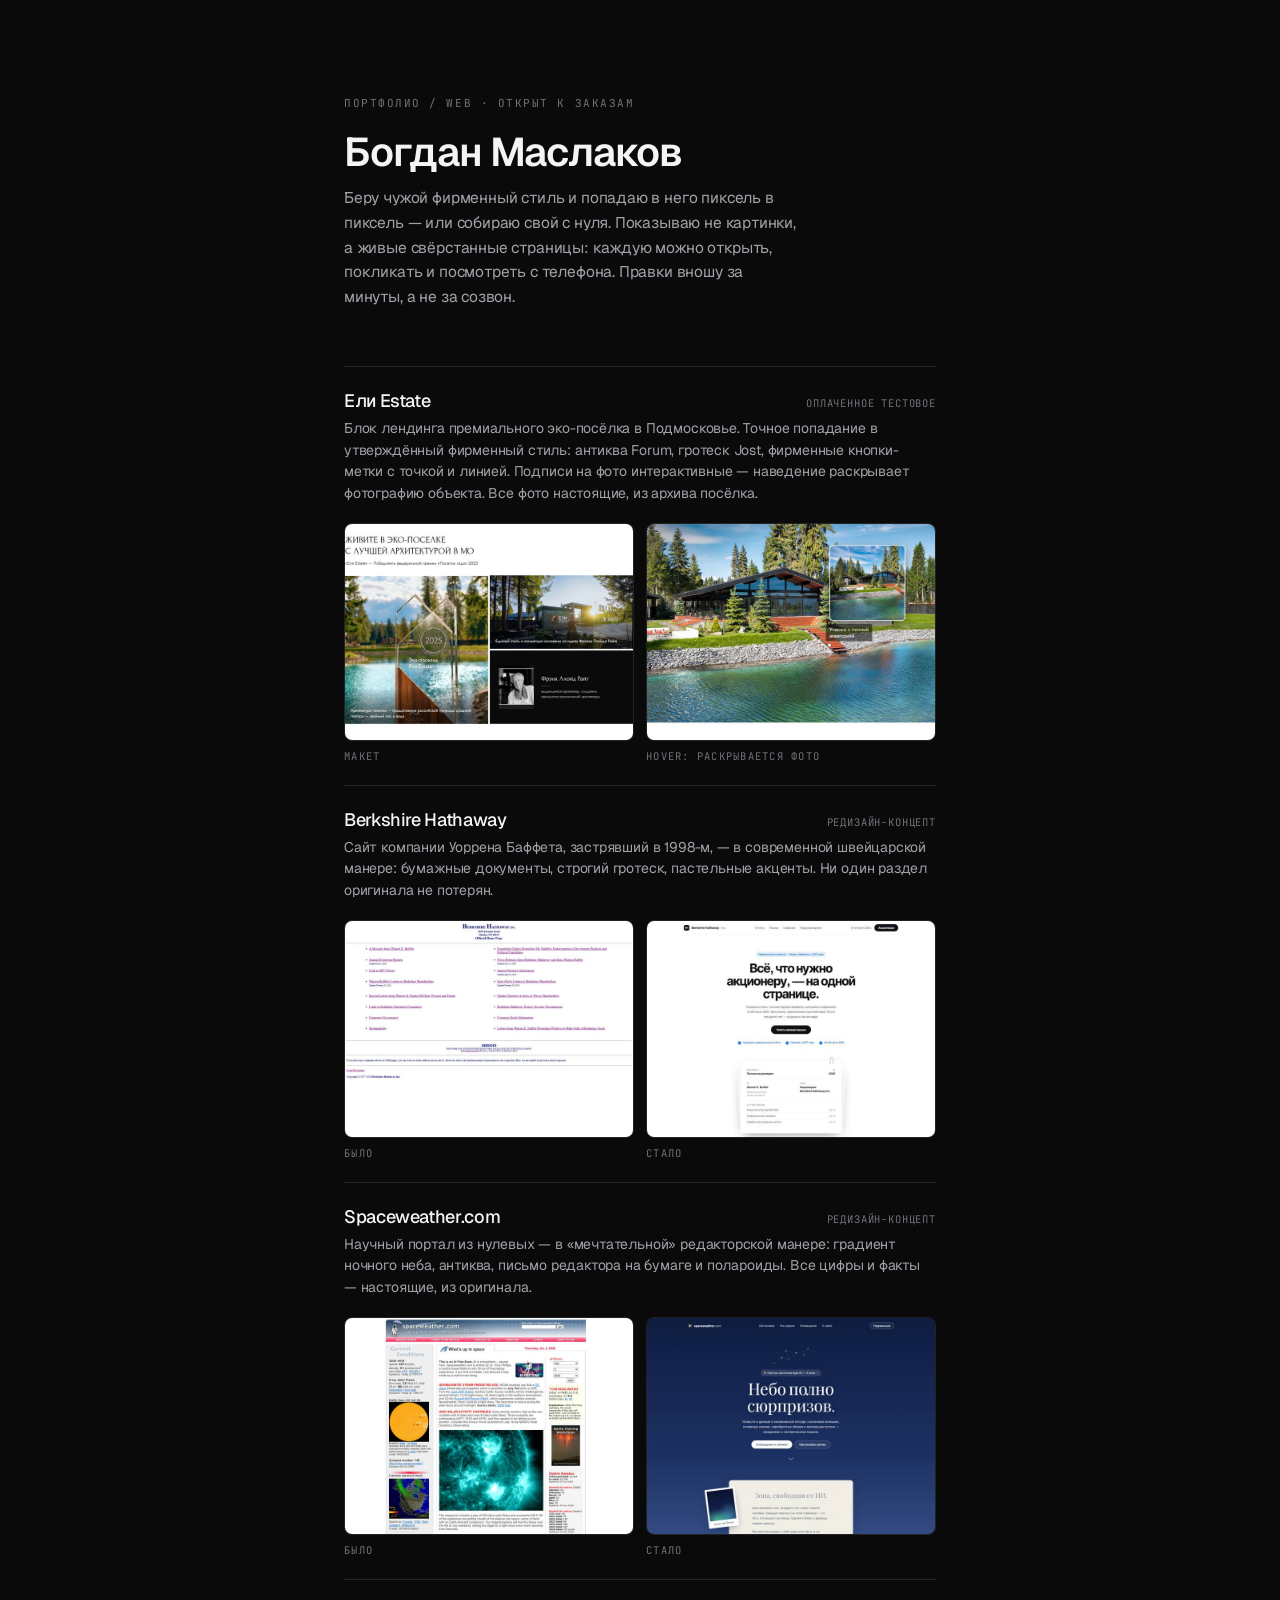
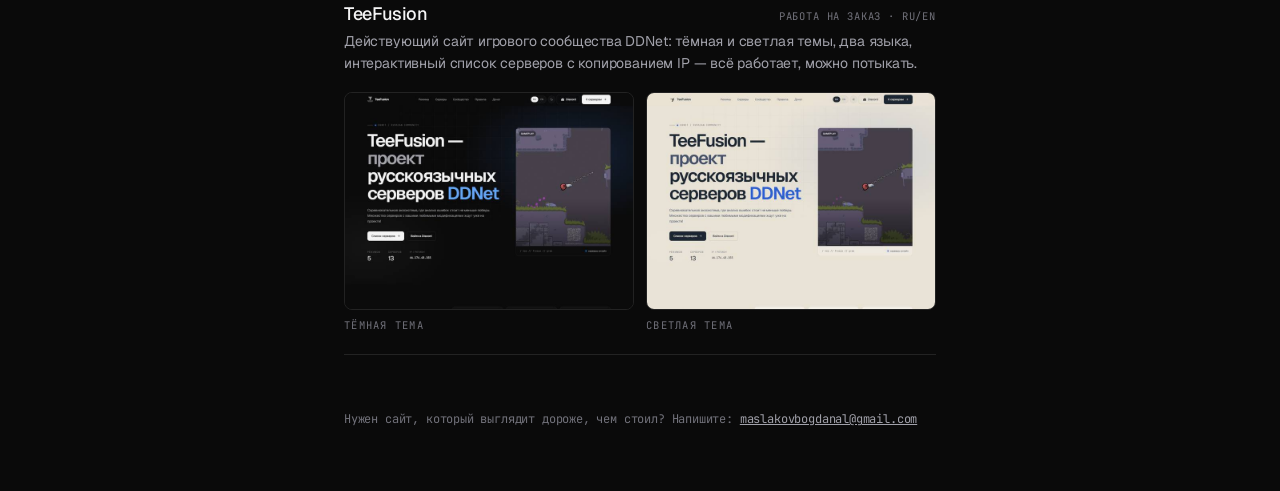
<file: index.html>
<!DOCTYPE html>
<html lang="ru">
  <head>
    <meta charset="UTF-8" />
    <meta name="viewport" content="width=device-width, initial-scale=1.0" />
    <title>Богдан Маслаков — веб-дизайн и вёрстка</title>
    <meta name="description" content="Портфолио: лендинги, адаптивная вёрстка, интерактивные элементы." />
    <link rel="preconnect" href="https://fonts.googleapis.com" />
    <link rel="preconnect" href="https://fonts.gstatic.com" crossorigin />
    <link
      href="https://fonts.googleapis.com/css2?family=Geist:wght@400;500;600&family=JetBrains+Mono:wght@400;500&display=swap"
      rel="stylesheet"
    />
    <style>
      :root {
        --bg: #0a0a0a;
        --text: #f4f4f5;
        --text-2: #a1a1aa;
        --text-3: #71717a;
        --line: rgba(255, 255, 255, 0.1);
      }
      * { box-sizing: border-box; }
      body {
        margin: 0;
        background: var(--bg);
        color: var(--text);
        font-family: 'Geist', 'Inter', system-ui, sans-serif;
        letter-spacing: -0.011em;
        -webkit-font-smoothing: antialiased;
      }
      main {
        max-width: 640px;
        margin: 0 auto;
        padding: 96px 24px 64px;
      }
      .eyebrow {
        font-family: 'JetBrains Mono', monospace;
        font-size: 11px;
        letter-spacing: 0.14em;
        text-transform: uppercase;
        color: var(--text-3);
        margin: 0 0 20px;
      }
      h1 {
        font-size: clamp(28px, 6vw, 40px);
        letter-spacing: -0.03em;
        line-height: 1.1;
        font-weight: 600;
        margin: 0 0 12px;
      }
      .lead {
        color: var(--text-2);
        font-size: 15.5px;
        line-height: 1.6;
        margin: 0 0 56px;
        max-width: 46ch;
      }
      .project {
        display: block;
        padding: 22px 0;
        border-top: 1px solid var(--line);
        text-decoration: none;
        color: inherit;
      }
      .project:last-of-type { border-bottom: 1px solid var(--line); }
      .project h2 {
        font-size: 18px;
        font-weight: 500;
        letter-spacing: -0.02em;
        margin: 0 0 6px;
        display: flex;
        align-items: baseline;
        justify-content: space-between;
        gap: 16px;
      }
      .project h2 .tag {
        font-family: 'JetBrains Mono', monospace;
        font-size: 10.5px;
        letter-spacing: 0.08em;
        text-transform: uppercase;
        color: var(--text-3);
        font-weight: 400;
        white-space: nowrap;
      }
      .project p {
        margin: 0;
        color: var(--text-2);
        font-size: 14px;
        line-height: 1.55;
      }
      .project:hover h2 { text-decoration: underline; text-underline-offset: 4px; }
      .project:focus-visible {
        outline: 2px solid var(--text);
        outline-offset: 4px;
        border-radius: 4px;
      }
      .ba {
        display: grid;
        grid-template-columns: 1fr 1fr;
        gap: 12px;
        margin-top: 18px;
      }
      .ba figure { margin: 0; }
      .ba img {
        display: block;
        width: 100%;
        height: auto;
        border-radius: 8px;
        border: 1px solid var(--line);
      }
      .ba figcaption {
        font-family: 'JetBrains Mono', monospace;
        font-size: 10.5px;
        letter-spacing: 0.12em;
        text-transform: uppercase;
        color: var(--text-3);
        margin-top: 8px;
      }
      .project:hover .ba img { border-color: rgba(255, 255, 255, 0.25); }
      footer {
        margin-top: 56px;
        font-family: 'JetBrains Mono', monospace;
        font-size: 12px;
        color: var(--text-3);
      }
      footer a { color: var(--text-2); }
    </style>
  </head>
  <body>
    <main>
      <p class="eyebrow">портфолио / web · открыт к заказам</p>
      <h1>Богдан Маслаков</h1>
      <p class="lead">
        Беру чужой фирменный стиль и попадаю в него пиксель в пиксель — или собираю свой с нуля.
        Показываю не картинки, а живые свёрстанные страницы: каждую можно открыть, покликать
        и посмотреть с телефона. Правки вношу за минуты, а не за созвон.
      </p>

      <a class="project" href="https://maslakovbogdan.github.io/eli-demo/">
        <h2>Ели Estate <span class="tag">оплаченное тестовое</span></h2>
        <p>Блок лендинга премиального эко-посёлка в Подмосковье. Точное попадание в утверждённый фирменный стиль: антиква Forum, гротеск Jost, фирменные кнопки-метки с точкой и линией. Подписи на фото интерактивные — наведение раскрывает фотографию объекта. Все фото настоящие, из архива посёлка.</p>
        <div class="ba">
          <figure>
            <img src="./assets/eli-main.jpg" alt="Ели Estate — верх макета: заголовок, коллаж с наградой и карточка Фрэнка Ллойда Райта" width="720" height="540" />
            <figcaption>макет</figcaption>
          </figure>
          <figure>
            <img src="./assets/eli-hover.jpg" alt="Ели Estate — интерактивная метка: по наведению раскрывается фото участка с акваторией" width="720" height="540" />
            <figcaption>hover: раскрывается фото</figcaption>
          </figure>
        </div>
      </a>

      <a class="project" href="./berkshire/">
        <h2>Berkshire Hathaway <span class="tag">редизайн-концепт</span></h2>
        <p>Сайт компании Уоррена Баффета, застрявший в 1998-м, — в современной швейцарской манере: бумажные документы, строгий гротеск, пастельные акценты. Ни один раздел оригинала не потерян.</p>
        <div class="ba">
          <figure>
            <img src="./assets/brk-before.jpg" alt="Оригинал berkshirehathaway.com — список ссылок в Times New Roman" width="720" height="540" />
            <figcaption>было</figcaption>
          </figure>
          <figure>
            <img src="./assets/brk-after.jpg" alt="Редизайн-концепт Berkshire Hathaway" width="720" height="540" />
            <figcaption>стало</figcaption>
          </figure>
        </div>
      </a>

      <a class="project" href="./spaceweather/">
        <h2>Spaceweather.com <span class="tag">редизайн-концепт</span></h2>
        <p>Научный портал из нулевых — в «мечтательной» редакторской манере: градиент ночного неба, антиква, письмо редактора на бумаге и полароиды. Все цифры и факты — настоящие, из оригинала.</p>
        <div class="ba">
          <figure>
            <img src="./assets/space-before.jpg" alt="Оригинал spaceweather.com — плотный портал нулевых" width="720" height="540" />
            <figcaption>было</figcaption>
          </figure>
          <figure>
            <img src="./assets/space-after.jpg" alt="Редизайн-концепт Spaceweather.com" width="720" height="540" />
            <figcaption>стало</figcaption>
          </figure>
        </div>
      </a>

      <a class="project" href="./teefusion/">
        <h2>TeeFusion <span class="tag">работа на заказ · RU/EN</span></h2>
        <p>Действующий сайт игрового сообщества DDNet: тёмная и светлая темы, два языка, интерактивный список серверов с копированием IP — всё работает, можно потыкать.</p>
        <div class="ba">
          <figure>
            <img src="./assets/tf-dark.jpg" alt="TeeFusion — тёмная тема" width="720" height="540" />
            <figcaption>тёмная тема</figcaption>
          </figure>
          <figure>
            <img src="./assets/tf-light.jpg" alt="TeeFusion — светлая тема" width="720" height="540" />
            <figcaption>светлая тема</figcaption>
          </figure>
        </div>
      </a>

      <footer>
        Нужен сайт, который выглядит дороже, чем стоил? Напишите:
        <a href="mailto:maslakovbogdanal@gmail.com">maslakovbogdanal@gmail.com</a>
      </footer>
    </main>
  </body>
</html>
</file>
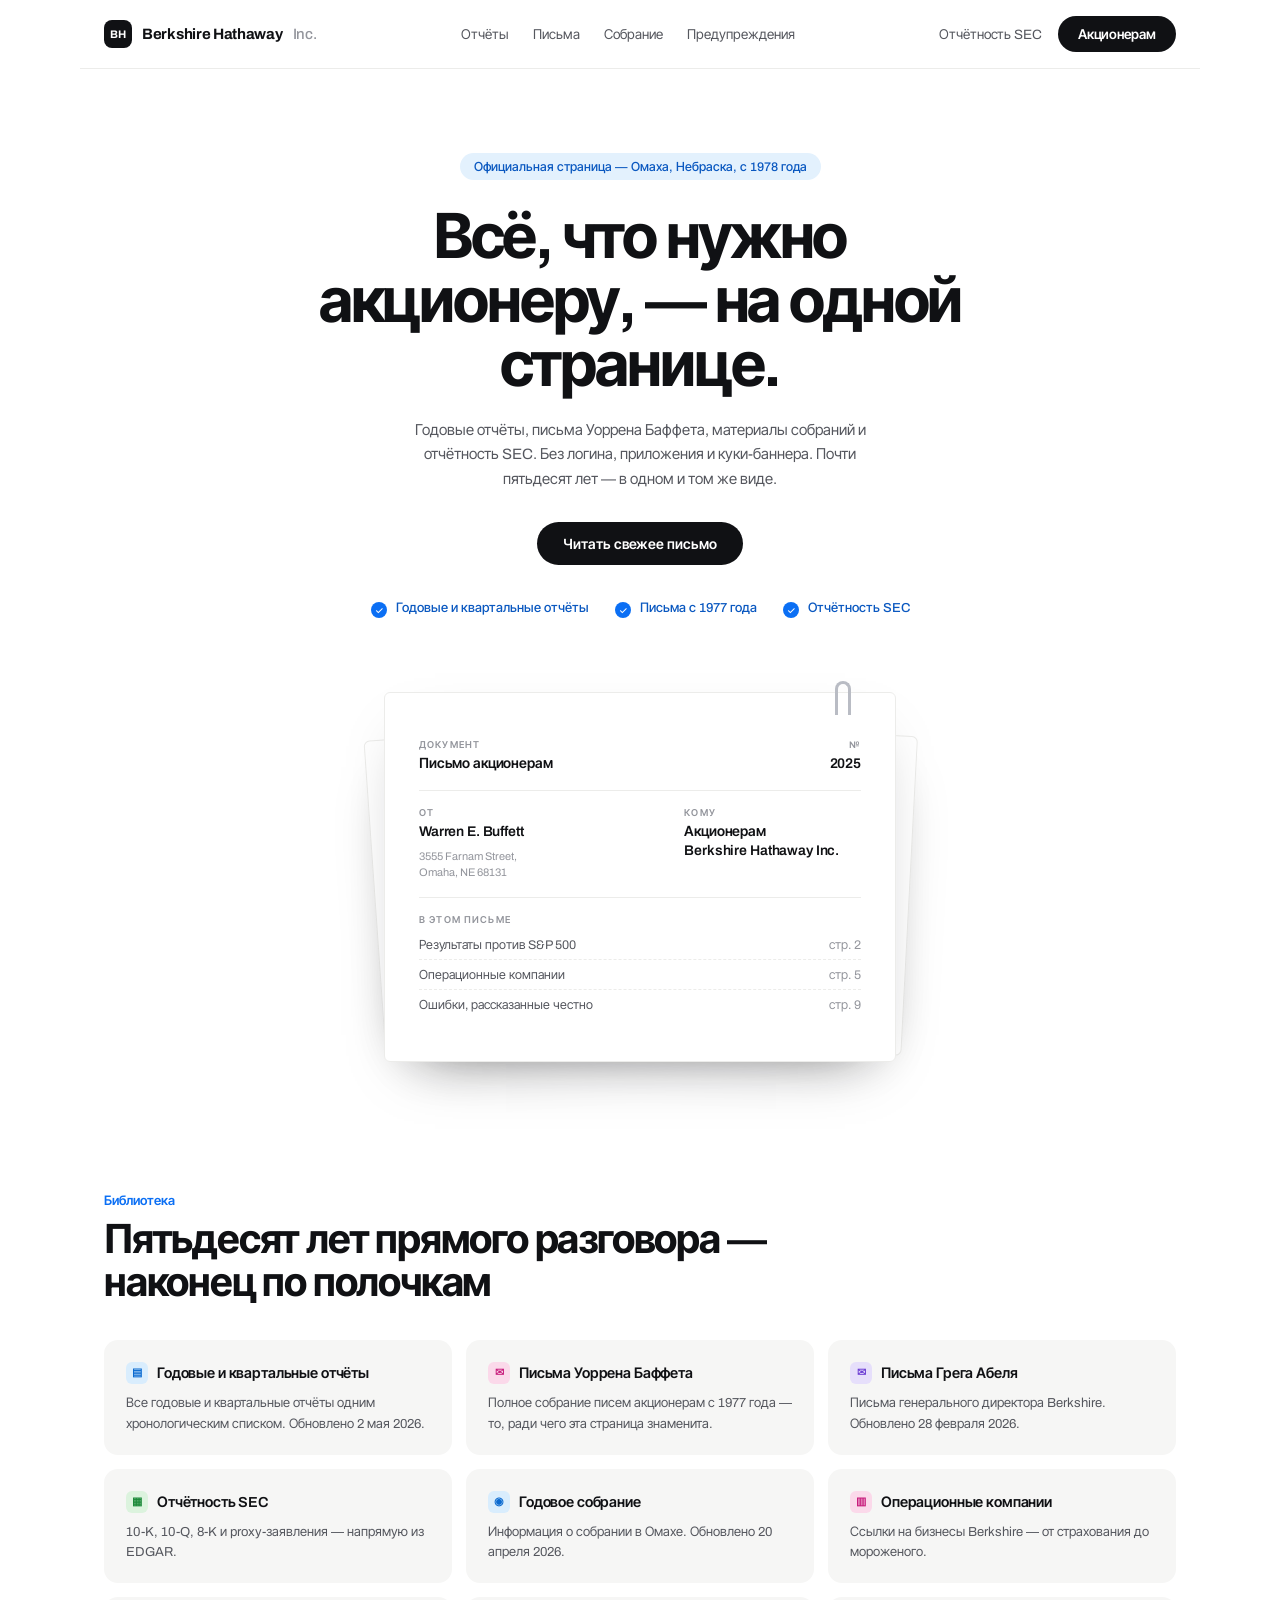
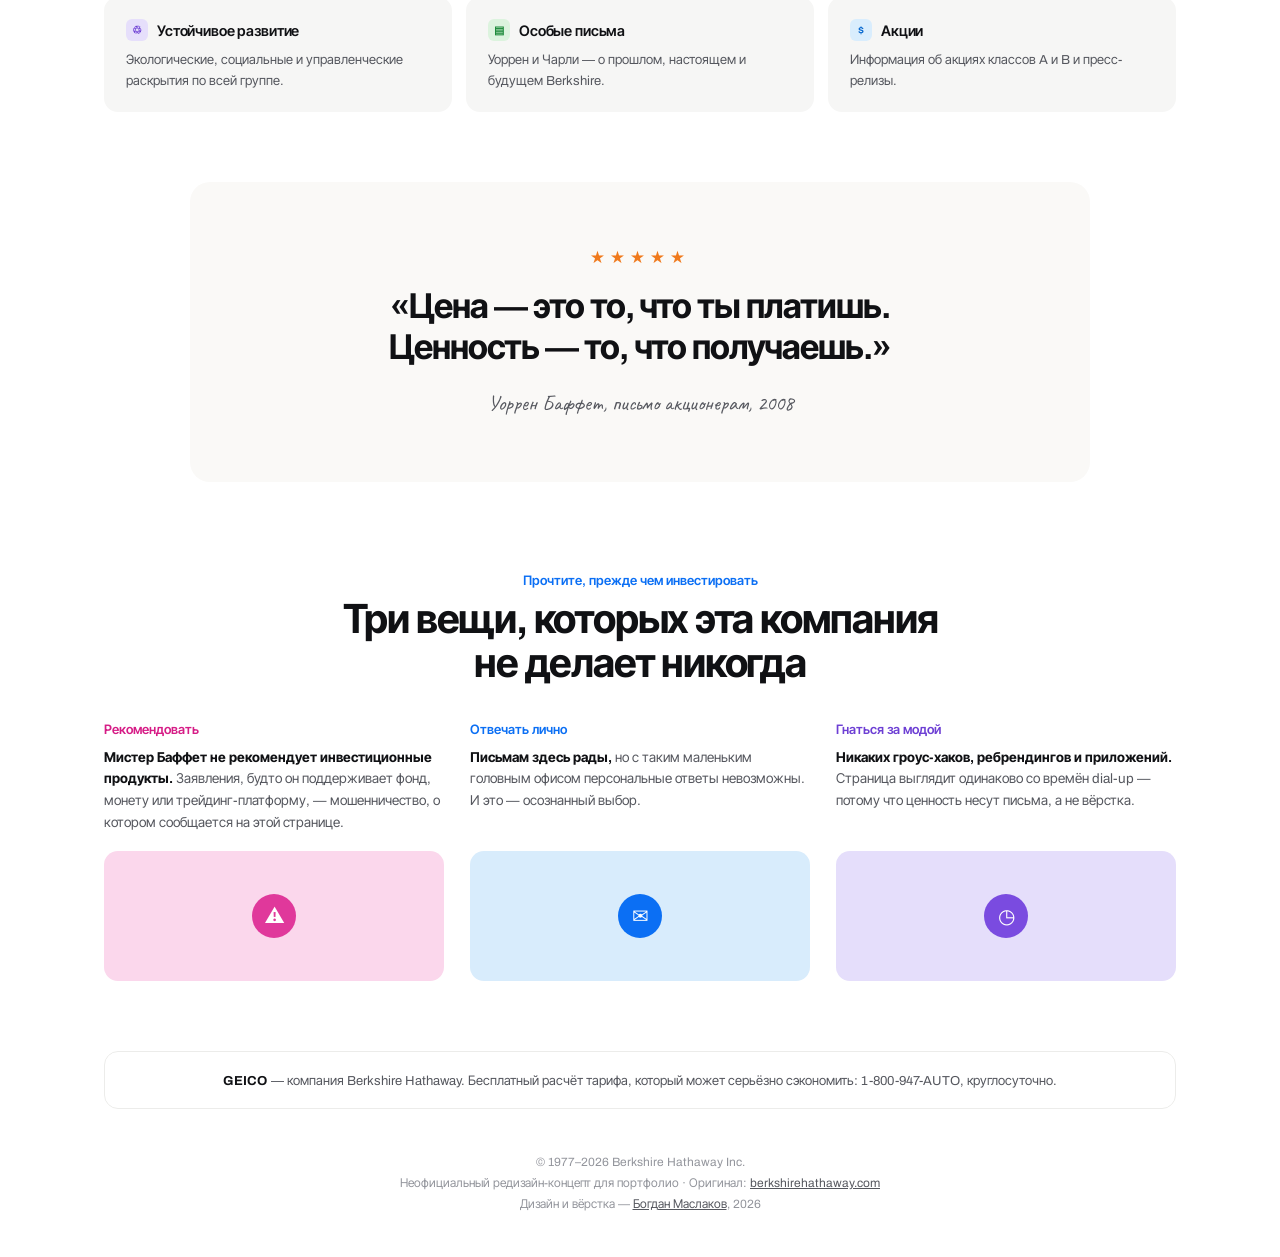
<file: berkshire/index.html>
<!DOCTYPE html>
<html lang="ru">
  <head>
    <meta charset="UTF-8" />
    <meta name="viewport" content="width=device-width, initial-scale=1.0" />
    <title>Berkshire Hathaway Inc. — редизайн-концепт</title>
    <meta name="description" content="Неофициальный редизайн-концепт berkshirehathaway.com. Годовые отчёты, письма акционерам, материалы собраний и отчётность SEC." />
    <link rel="preconnect" href="https://fonts.googleapis.com" />
    <link rel="preconnect" href="https://fonts.gstatic.com" crossorigin />
    <link
      href="https://fonts.googleapis.com/css2?family=Archivo:wght@400;500;600;700&family=Inter+Tight:wght@400;500;600;700&family=Caveat:wght@500&display=swap"
      rel="stylesheet"
    />
    <link rel="stylesheet" href="./style.css" />
  </head>
  <body>
    <a href="#main" class="skip">Перейти к контенту</a>

    <header class="nav">
      <a class="brand" href="#">
        <span class="brand-mark" aria-hidden="true">BH</span>
        Berkshire Hathaway <i>Inc.</i>
      </a>
      <nav class="nav-links">
        <a href="#library">Отчёты</a>
        <a href="#library">Письма</a>
        <a href="#library">Собрание</a>
        <a href="#notices">Предупреждения</a>
      </nav>
      <div class="nav-actions">
        <a href="#library" class="nav-login">Отчётность SEC</a>
        <a href="#library" class="pill pill-dark">Акционерам</a>
      </div>
    </header>

    <main id="main">
      <!-- HERO -->
      <section class="hero reveal">
        <p class="chip chip-blue">Официальная страница — Омаха, Небраска, с 1978 года</p>
        <h1>Всё, что нужно акционеру, — на одной странице.</h1>
        <p class="lead">
          Годовые отчёты, письма Уоррена Баффета, материалы собраний и отчётность SEC.
          Без логина, приложения и куки-баннера. Почти пятьдесят лет — в одном и том же виде.
        </p>
        <a class="pill pill-dark hero-cta" href="#library">Читать свежее письмо</a>
        <ul class="fact-chips">
          <li><span class="tick" aria-hidden="true">✓</span> Годовые и квартальные отчёты</li>
          <li><span class="tick" aria-hidden="true">✓</span> Письма с 1977 года</li>
          <li><span class="tick" aria-hidden="true">✓</span> Отчётность SEC</li>
        </ul>
      </section>

      <!-- DOCUMENT STACK -->
      <section class="desk reveal" data-delay="120" aria-hidden="true">
        <div class="doc doc-back"></div>
        <div class="doc doc-main">
          <div class="doc-row doc-head">
            <div>
              <p class="doc-label">Документ</p>
              <p class="doc-strong">Письмо акционерам</p>
            </div>
            <div class="doc-right">
              <p class="doc-label">№</p>
              <p class="doc-strong">2025</p>
            </div>
          </div>
          <div class="doc-row">
            <div>
              <p class="doc-label">От</p>
              <p class="doc-strong">Warren E. Buffett</p>
              <p class="doc-dim">3555 Farnam Street,<br />Omaha, NE 68131</p>
            </div>
            <div>
              <p class="doc-label">Кому</p>
              <p class="doc-strong">Акционерам<br />Berkshire Hathaway Inc.</p>
            </div>
          </div>
          <div class="doc-row doc-table">
            <p class="doc-label">В этом письме</p>
            <div class="doc-line"><span>Результаты против S&amp;P 500</span><span>стр. 2</span></div>
            <div class="doc-line"><span>Операционные компании</span><span>стр. 5</span></div>
            <div class="doc-line"><span>Ошибки, рассказанные честно</span><span>стр. 9</span></div>
          </div>
          <span class="doc-clip" aria-hidden="true"></span>
        </div>
        <div class="doc doc-front"></div>
      </section>

      <!-- LIBRARY -->
      <section class="library" id="library">
        <p class="kicker reveal">Библиотека</p>
        <h2 class="reveal" data-delay="60">Пятьдесят лет прямого разговора —<br />наконец по полочкам</h2>
        <div class="card-grid reveal" data-delay="120">
          <a class="card" href="#">
            <p class="card-title"><span class="chip-ico ico-blue" aria-hidden="true">▤</span> Годовые и квартальные отчёты</p>
            <p class="card-body">Все годовые и квартальные отчёты одним хронологическим списком. Обновлено 2 мая 2026.</p>
          </a>
          <a class="card" href="#">
            <p class="card-title"><span class="chip-ico ico-pink" aria-hidden="true">✉</span> Письма Уоррена Баффета</p>
            <p class="card-body">Полное собрание писем акционерам с 1977 года — то, ради чего эта страница знаменита.</p>
          </a>
          <a class="card" href="#">
            <p class="card-title"><span class="chip-ico ico-purple" aria-hidden="true">✉</span> Письма Грега Абеля</p>
            <p class="card-body">Письма генерального директора Berkshire. Обновлено 28 февраля 2026.</p>
          </a>
          <a class="card" href="#">
            <p class="card-title"><span class="chip-ico ico-green" aria-hidden="true">▦</span> Отчётность SEC</p>
            <p class="card-body">10-K, 10-Q, 8-K и proxy-заявления — напрямую из EDGAR.</p>
          </a>
          <a class="card" href="#">
            <p class="card-title"><span class="chip-ico ico-blue" aria-hidden="true">◉</span> Годовое собрание</p>
            <p class="card-body">Информация о собрании в Омахе. Обновлено 20 апреля 2026.</p>
          </a>
          <a class="card" href="#">
            <p class="card-title"><span class="chip-ico ico-pink" aria-hidden="true">▥</span> Операционные компании</p>
            <p class="card-body">Ссылки на бизнесы Berkshire — от страхования до мороженого.</p>
          </a>
          <a class="card" href="#">
            <p class="card-title"><span class="chip-ico ico-purple" aria-hidden="true">♲</span> Устойчивое развитие</p>
            <p class="card-body">Экологические, социальные и управленческие раскрытия по всей группе.</p>
          </a>
          <a class="card" href="#">
            <p class="card-title"><span class="chip-ico ico-green" aria-hidden="true">▤</span> Особые письма</p>
            <p class="card-body">Уоррен и Чарли — о прошлом, настоящем и будущем Berkshire.</p>
          </a>
          <a class="card" href="#">
            <p class="card-title"><span class="chip-ico ico-blue" aria-hidden="true">$</span> Акции</p>
            <p class="card-body">Информация об акциях классов A и B и пресс-релизы.</p>
          </a>
        </div>
      </section>

      <!-- QUOTE -->
      <section class="quote reveal">
        <div class="stars" aria-hidden="true">★★★★★</div>
        <blockquote>
          <p>«Цена — это то, что ты платишь.<br />Ценность — то, что получаешь.»</p>
          <footer>Уоррен Баффет, письмо акционерам, 2008</footer>
        </blockquote>
      </section>

      <!-- NOTICES -->
      <section class="notices" id="notices">
        <p class="kicker kicker-center reveal">Прочтите, прежде чем инвестировать</p>
        <h2 class="notices-title reveal" data-delay="60">Три вещи, которых эта компания<br />не делает никогда</h2>
        <div class="notice-grid">
          <div class="notice reveal">
            <p class="notice-label label-pink">Рекомендовать</p>
            <p class="notice-body"><strong>Мистер Баффет не рекомендует инвестиционные продукты.</strong> Заявления, будто он поддерживает фонд, монету или трейдинг-платформу, — мошенничество, о котором сообщается на этой странице.</p>
            <div class="notice-art art-pink" aria-hidden="true"><span>⚠</span></div>
          </div>
          <div class="notice reveal" data-delay="90">
            <p class="notice-label label-blue">Отвечать лично</p>
            <p class="notice-body"><strong>Письмам здесь рады,</strong> но с таким маленьким головным офисом персональные ответы невозможны. И это — осознанный выбор.</p>
            <div class="notice-art art-blue" aria-hidden="true"><span>✉</span></div>
          </div>
          <div class="notice reveal" data-delay="180">
            <p class="notice-label label-purple">Гнаться за модой</p>
            <p class="notice-body"><strong>Никаких гроус-хаков, ребрендингов и приложений.</strong> Страница выглядит одинаково со времён dial-up — потому что ценность несут письма, а не вёрстка.</p>
            <div class="notice-art art-purple" aria-hidden="true"><span>◷</span></div>
          </div>
        </div>
      </section>

      <!-- GEICO STRIP -->
      <section class="geico reveal">
        <p><strong>GEICO</strong> — компания Berkshire Hathaway. Бесплатный расчёт тарифа, который может серьёзно сэкономить: 1-800-947-AUTO, круглосуточно.</p>
      </section>
    </main>

    <footer class="footer">
      <p>© 1977–2026 Berkshire Hathaway Inc.</p>
      <p>Неофициальный редизайн-концепт для портфолио · Оригинал: <a href="https://www.berkshirehathaway.com" rel="noopener" target="_blank">berkshirehathaway.com</a></p>
      <p>Дизайн и вёрстка — <a href="../">Богдан Маслаков</a>, 2026</p>
    </footer>
    <script>
      (function () {
        var reduce = window.matchMedia('(prefers-reduced-motion: reduce)').matches;
        var els = document.querySelectorAll('.reveal');
        if (reduce || !('IntersectionObserver' in window)) {
          els.forEach(function (el) { el.classList.add('in'); });
          return;
        }
        var io = new IntersectionObserver(function (entries) {
          entries.forEach(function (entry) {
            if (entry.isIntersecting) {
              var el = entry.target;
              var delay = parseInt(el.dataset.delay || '0', 10);
              setTimeout(function () { el.classList.add('in'); }, delay);
              io.unobserve(el);
            }
          });
        }, { rootMargin: '-8% 0px -8% 0px', threshold: 0.05 });
        els.forEach(function (el) { io.observe(el); });
      })();
    </script>
  </body>
</html>
</file>
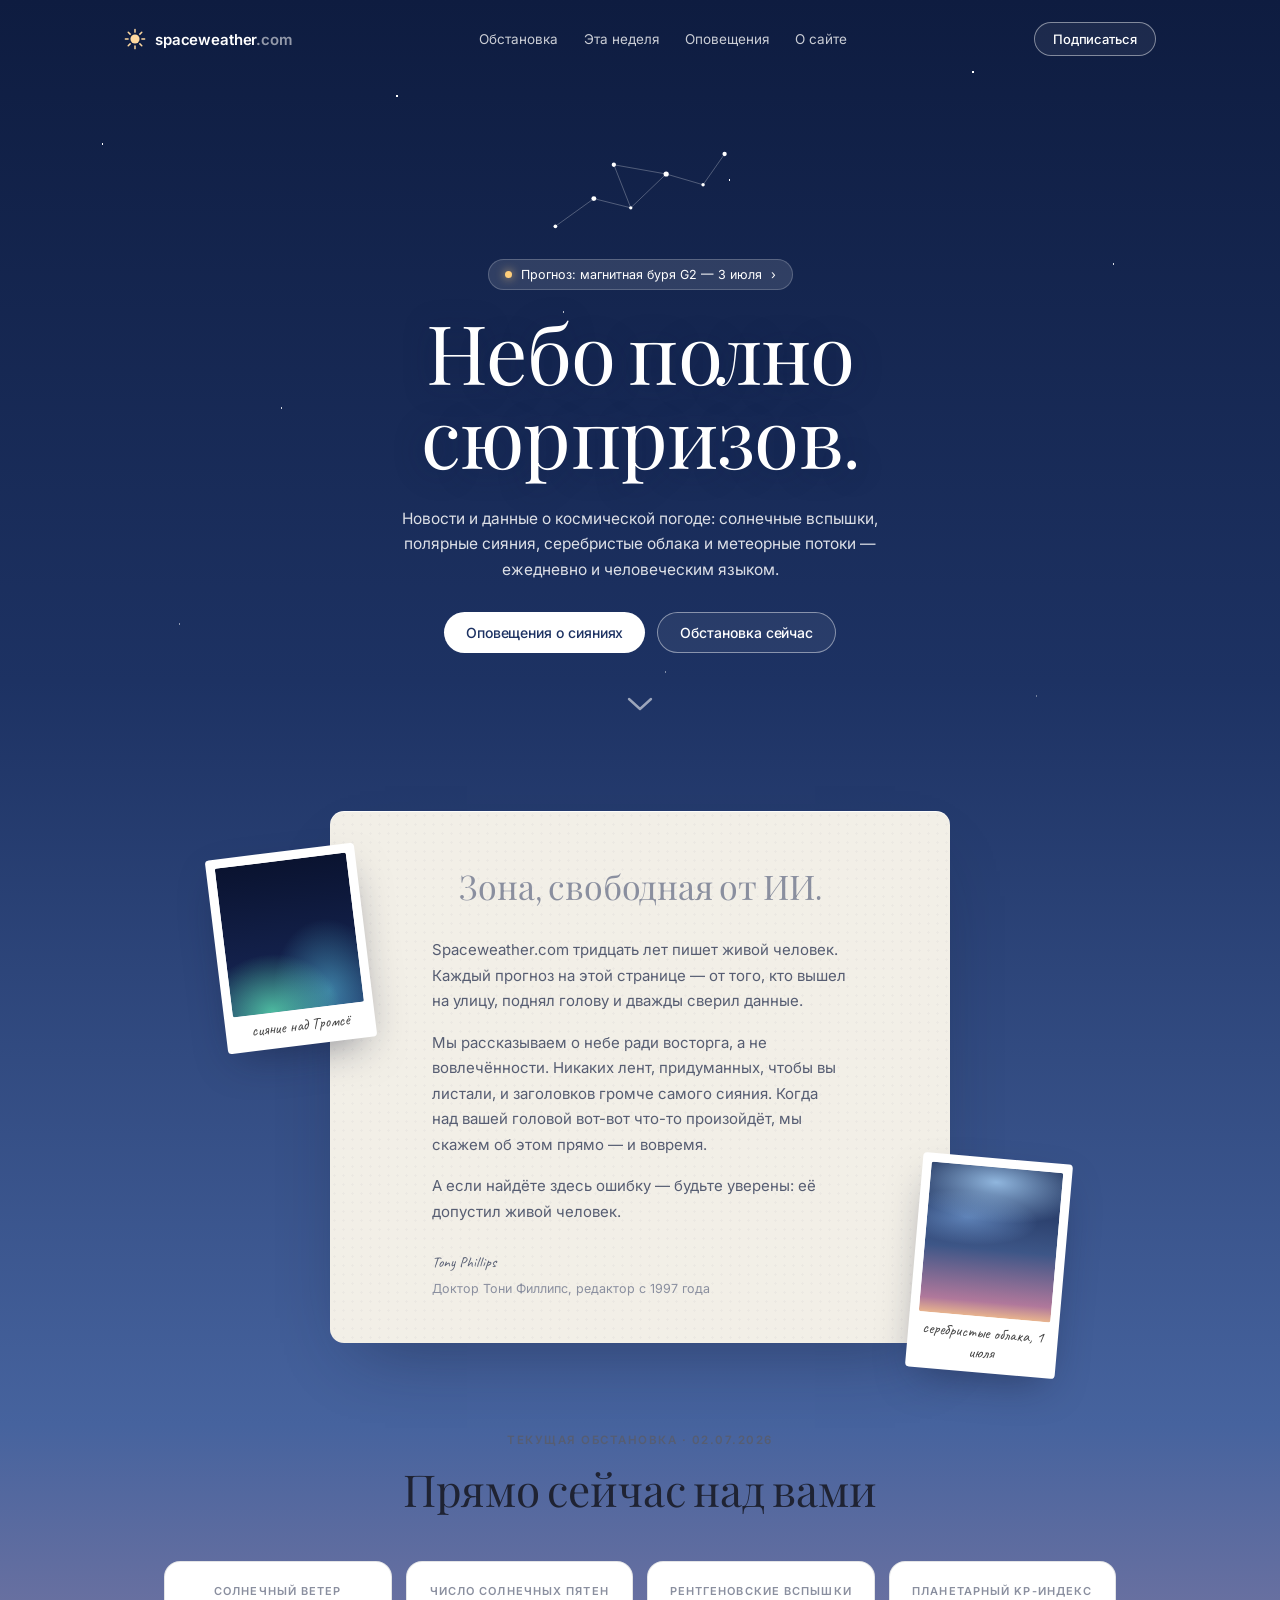
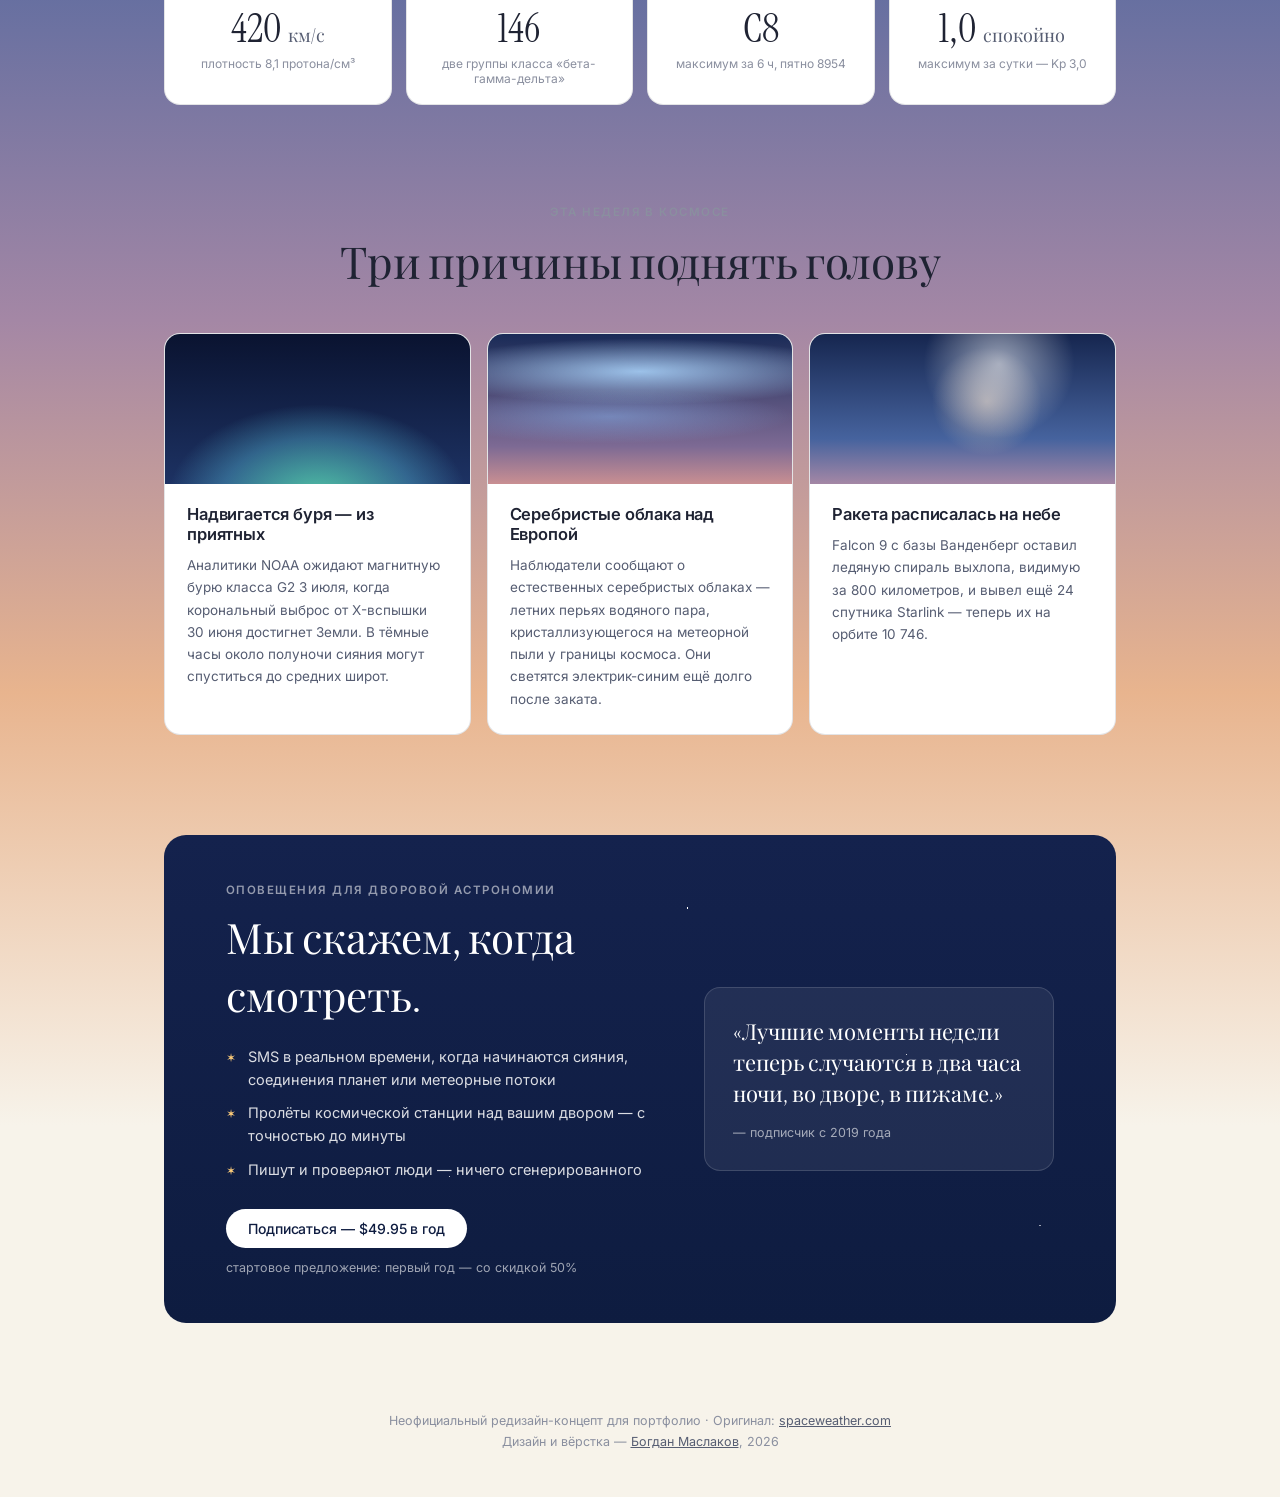
<file: spaceweather/index.html>
<!DOCTYPE html>
<html lang="ru">
  <head>
    <meta charset="UTF-8" />
    <meta name="viewport" content="width=device-width, initial-scale=1.0" />
    <title>Spaceweather.com — редизайн-концепт</title>
    <meta name="description" content="Неофициальный редизайн-концепт spaceweather.com. Новости и данные о космической погоде." />
    <link rel="preconnect" href="https://fonts.googleapis.com" />
    <link rel="preconnect" href="https://fonts.gstatic.com" crossorigin />
    <link
      href="https://fonts.googleapis.com/css2?family=Instrument+Serif:ital@0;1&family=Playfair+Display:wght@400;500&family=Inter:wght@400;500;600&family=Caveat:wght@500&display=swap"
      rel="stylesheet"
    />
    <link rel="stylesheet" href="./style.css" />
  </head>
  <body>
    <a href="#main" class="skip">Перейти к контенту</a>

    <div class="sky">
      <div class="stars" aria-hidden="true"></div>

      <header class="nav">
        <a class="brand" href="#">
          <svg width="22" height="22" viewBox="0 0 24 24" fill="none" aria-hidden="true">
            <circle cx="12" cy="12" r="5" fill="#ffd9a0"/>
            <g stroke="#ffd9a0" stroke-width="1.6" stroke-linecap="round">
              <path d="M12 1.5v3M12 19.5v3M1.5 12h3M19.5 12h3M4.6 4.6l2.1 2.1M17.3 17.3l2.1 2.1M4.6 19.4l2.1-2.1M17.3 6.7l2.1-2.1"/>
            </g>
          </svg>
          <span>spaceweather<i>.com</i></span>
        </a>
        <nav class="nav-links">
          <a href="#conditions">Обстановка</a>
          <a href="#stories">Эта неделя</a>
          <a href="#alerts">Оповещения</a>
          <a href="#letter">О сайте</a>
        </nav>
        <a href="#alerts" class="pill pill-ghost nav-cta">Подписаться</a>
      </header>

      <main id="main">
        <!-- HERO -->
        <section class="hero">
          <svg class="constellation" viewBox="0 0 260 150" aria-hidden="true">
            <g stroke="rgba(255,255,255,.35)" stroke-width="1">
              <path d="M20 120 L70 84 L118 96 L164 52 L212 66 L240 26" fill="none"/>
              <path d="M118 96 L96 40 L164 52" fill="none"/>
            </g>
            <g fill="#fff">
              <circle cx="20" cy="120" r="2.4"/><circle cx="70" cy="84" r="3.2"/>
              <circle cx="118" cy="96" r="2.2"/><circle cx="96" cy="40" r="2.8"/>
              <circle cx="164" cy="52" r="3.4"/><circle cx="212" cy="66" r="2.2"/>
              <circle cx="240" cy="26" r="2.8"/>
            </g>
          </svg>

          <a class="badge" href="#stories">
            <span class="badge-dot" aria-hidden="true"></span>
            Прогноз: магнитная буря G2 — 3 июля
            <span aria-hidden="true">›</span>
          </a>

          <h1>Небо полно<br />сюрпризов.</h1>

          <p class="lead">
            Новости и данные о космической погоде: солнечные вспышки, полярные сияния,
            серебристые облака и метеорные потоки — ежедневно и человеческим языком.
          </p>

          <div class="hero-cta">
            <a class="pill pill-solid" href="#alerts">Оповещения о сияниях</a>
            <a class="pill pill-ghost" href="#conditions">Обстановка сейчас</a>
          </div>

          <svg class="chevron" width="26" height="14" viewBox="0 0 26 14" fill="none" aria-hidden="true">
            <path d="M2 2l11 10L24 2" stroke="rgba(255,255,255,.7)" stroke-width="2.4" stroke-linecap="round" stroke-linejoin="round"/>
          </svg>
        </section>

        <!-- LETTER -->
        <section class="letter-zone" id="letter">
          <figure class="polaroid polaroid-left" aria-hidden="true">
            <div class="polaroid-img aurora-img"></div>
            <figcaption>сияние над Тромсё</figcaption>
          </figure>

          <article class="letter">
            <h2>Зона, свободная от ИИ.</h2>
            <p>
              Spaceweather.com тридцать лет пишет живой человек. Каждый прогноз на этой
              странице — от того, кто вышел на улицу, поднял голову и дважды сверил данные.
            </p>
            <p>
              Мы рассказываем о небе ради восторга, а не вовлечённости. Никаких лент,
              придуманных, чтобы вы листали, и заголовков громче самого сияния. Когда над
              вашей головой вот-вот что-то произойдёт, мы скажем об этом прямо — и вовремя.
            </p>
            <p>
              А если найдёте здесь ошибку — будьте уверены: её допустил живой человек.
            </p>
            <p class="signature" aria-label="Подпись: доктор Тони Филлипс">Tony Phillips</p>
            <p class="signature-title">Доктор Тони Филлипс, редактор с 1997 года</p>
          </article>

          <figure class="polaroid polaroid-right" aria-hidden="true">
            <div class="polaroid-img noctilucent-img"></div>
            <figcaption>серебристые облака, 1 июля</figcaption>
          </figure>
        </section>

        <!-- CONDITIONS -->
        <section class="conditions" id="conditions">
          <p class="eyebrow">Текущая обстановка · 02.07.2026</p>
          <h2 class="section-title">Прямо сейчас над вами</h2>
          <div class="stat-grid">
            <div class="stat">
              <p class="stat-label">Солнечный ветер</p>
              <p class="stat-value">420 <span>км/с</span></p>
              <p class="stat-note">плотность 8,1 протона/см³</p>
            </div>
            <div class="stat">
              <p class="stat-label">Число солнечных пятен</p>
              <p class="stat-value">146</p>
              <p class="stat-note">две группы класса «бета-гамма-дельта»</p>
            </div>
            <div class="stat">
              <p class="stat-label">Рентгеновские вспышки</p>
              <p class="stat-value">C8</p>
              <p class="stat-note">максимум за 6 ч, пятно 8954</p>
            </div>
            <div class="stat">
              <p class="stat-label">Планетарный Kp-индекс</p>
              <p class="stat-value">1,0 <span>спокойно</span></p>
              <p class="stat-note">максимум за сутки — Kp 3,0</p>
            </div>
          </div>
        </section>

        <!-- STORIES -->
        <section class="stories" id="stories">
          <p class="eyebrow">Эта неделя в космосе</p>
          <h2 class="section-title">Три причины поднять голову</h2>
          <div class="story-grid">
            <article class="story">
              <div class="story-art art-storm" aria-hidden="true"></div>
              <h3>Надвигается буря — из приятных</h3>
              <p>
                Аналитики NOAA ожидают магнитную бурю класса G2 3 июля, когда корональный
                выброс от X-вспышки 30 июня достигнет Земли. В тёмные часы около полуночи
                сияния могут спуститься до средних широт.
              </p>
            </article>
            <article class="story">
              <div class="story-art art-noctilucent" aria-hidden="true"></div>
              <h3>Серебристые облака над Европой</h3>
              <p>
                Наблюдатели сообщают о естественных серебристых облаках — летних перьях
                водяного пара, кристаллизующегося на метеорной пыли у границы космоса.
                Они светятся электрик-синим ещё долго после заката.
              </p>
            </article>
            <article class="story">
              <div class="story-art art-rocket" aria-hidden="true"></div>
              <h3>Ракета расписалась на небе</h3>
              <p>
                Falcon 9 с базы Ванденберг оставил ледяную спираль выхлопа, видимую за
                800 километров, и вывел ещё 24 спутника Starlink — теперь их на орбите
                10 746.
              </p>
            </article>
          </div>
        </section>

        <!-- ALERTS -->
        <section class="alerts" id="alerts">
          <div class="alert-card">
            <div class="alert-copy">
              <p class="eyebrow">Оповещения для дворовой астрономии</p>
              <h2>Мы скажем, когда смотреть.</h2>
              <ul>
                <li>SMS в реальном времени, когда начинаются сияния, соединения планет или метеорные потоки</li>
                <li>Пролёты космической станции над вашим двором — с точностью до минуты</li>
                <li>Пишут и проверяют люди — ничего сгенерированного</li>
              </ul>
              <div class="alert-cta">
                <a class="pill pill-solid" href="#">Подписаться — $49.95 в год</a>
                <p class="alert-offer">стартовое предложение: первый год — со скидкой 50%</p>
              </div>
            </div>
            <blockquote class="alert-quote">
              <p>«Лучшие моменты недели теперь случаются в два часа ночи, во дворе, в пижаме.»</p>
              <footer>— подписчик с 2019 года</footer>
            </blockquote>
          </div>
        </section>
      </main>

      <footer class="footer">
        <p>Неофициальный редизайн-концепт для портфолио · Оригинал: <a href="https://spaceweather.com" rel="noopener" target="_blank">spaceweather.com</a></p>
        <p>Дизайн и вёрстка — <a href="../">Богдан Маслаков</a>, 2026</p>
      </footer>
    </div>
  </body>
</html>
</file>
<file: berkshire/style.css>
/* Berkshire Hathaway — redesign concept
   swiss white, bold grotesque, paper documents, gray cards, pastel notices */

:root {
  --ink: #101114;
  --ink-2: #55575e;
  --ink-3: #93959c;
  --bg: #ffffff;
  --card: #f6f6f5;
  --line: #ececea;
  --blue: #0b6ff4;
  --tint-blue: #d8ecfc;
  --tint-pink: #fbd7ec;
  --tint-purple: #e5defb;
  --chip-blue: #e3f1fd;
  --star: #f07a1d;
}

* { box-sizing: border-box; }

body {
  margin: 0;
  background: var(--bg);
  color: var(--ink);
  font-family: 'Archivo', 'Inter Tight', 'Helvetica Neue', Arial, sans-serif;
  -webkit-font-smoothing: antialiased;
}

.skip { position: absolute; left: -9999px; }
.skip:focus {
  left: 12px; top: 12px; z-index: 100;
  background: #000; color: #fff;
  padding: 8px 12px; border-radius: 8px;
}

/* ============ NAV ============ */
.nav {
  max-width: 1120px;
  margin: 0 auto;
  padding: 16px 24px;
  display: flex;
  align-items: center;
  justify-content: space-between;
  gap: 18px;
  border-bottom: 1px solid var(--line);
}

.brand {
  display: inline-flex;
  align-items: center;
  gap: 10px;
  font-weight: 700;
  font-size: 15px;
  letter-spacing: -0.02em;
  color: var(--ink);
  text-decoration: none;
  white-space: nowrap;
}
.brand i { font-style: normal; color: var(--ink-3); font-weight: 500; }
.brand-mark {
  display: grid;
  place-items: center;
  width: 28px;
  height: 28px;
  border-radius: 8px;
  background: var(--ink);
  color: #fff;
  font-size: 11px;
  font-weight: 700;
  letter-spacing: 0;
}

.nav-links { display: none; gap: 24px; font-size: 13.5px; }
.nav-links a { color: var(--ink-2); text-decoration: none; }
.nav-links a:hover { color: var(--ink); }
@media (min-width: 860px) { .nav-links { display: flex; } }

.nav-actions { display: flex; align-items: center; gap: 16px; }
.nav-login {
  display: none;
  font-size: 13.5px;
  color: var(--ink-2);
  text-decoration: none;
}
.nav-login:hover { color: var(--ink); }
@media (min-width: 560px) { .nav-login { display: inline; } }

.pill {
  display: inline-flex;
  align-items: center;
  justify-content: center;
  padding: 10px 20px;
  border-radius: 999px;
  font-size: 13.5px;
  font-weight: 600;
  text-decoration: none;
  letter-spacing: -0.005em;
  white-space: nowrap;
  transition: transform 0.15s ease, background 0.15s ease;
}

@media (max-width: 559px) {
  .nav { padding: 14px 16px; }
  .brand { font-size: 14px; }
  .brand i { display: none; }
  .nav-actions .pill { padding: 9px 14px; font-size: 12.5px; }
}
.pill:active { transform: translateY(1px); }
.pill-dark { background: var(--ink); color: #fff; }
.pill-dark:hover { background: #2a2b30; }

/* ============ HERO ============ */
.hero {
  max-width: 760px;
  margin: 0 auto;
  padding: 84px 24px 30px;
  text-align: center;
}

.chip {
  display: inline-block;
  padding: 6px 14px;
  border-radius: 999px;
  font-size: 12.5px;
  font-weight: 500;
  margin: 0 0 26px;
}
.chip-blue { background: var(--chip-blue); color: #0a58c0; }

.hero h1 {
  font-size: clamp(38px, 6.6vw, 62px);
  font-weight: 700;
  letter-spacing: -0.035em;
  line-height: 1.03;
  margin: 0 0 20px;
}

.lead {
  max-width: 54ch;
  margin: 0 auto 30px;
  font-size: 15px;
  line-height: 1.65;
  color: var(--ink-2);
}

.hero-cta { padding: 13px 26px; font-size: 14px; }

.fact-chips {
  list-style: none;
  display: flex;
  flex-wrap: wrap;
  justify-content: center;
  gap: 10px 26px;
  padding: 0;
  margin: 34px 0 0;
  font-size: 13px;
  font-weight: 500;
  color: #0a58c0;
}
.tick {
  display: inline-grid;
  place-items: center;
  width: 16px;
  height: 16px;
  border-radius: 999px;
  background: var(--blue);
  color: #fff;
  font-size: 10px;
  margin-right: 6px;
  vertical-align: -2px;
}

/* ============ DOCUMENT STACK ============ */
.desk {
  position: relative;
  max-width: 560px;
  margin: 44px auto 0;
  padding: 0 24px 70px;
}

.doc {
  background: #fff;
  border: 1px solid var(--line);
  border-radius: 6px;
  box-shadow: 0 24px 60px -30px rgba(16, 17, 20, 0.35);
}
.doc-back,
.doc-front {
  position: absolute;
  inset: 30px 40px 90px;
  z-index: 0;
}
.doc-back { transform: rotate(-4deg) translateX(-26px); }
.doc-front { transform: rotate(3deg) translateX(30px); z-index: 0; }

.doc-main {
  position: relative;
  z-index: 1;
  padding: 30px 34px 26px;
}

.doc-row {
  display: grid;
  grid-template-columns: 1.4fr 1fr;
  gap: 18px;
  padding: 16px 0;
  border-bottom: 1px solid var(--line);
}
.doc-row:last-of-type { border-bottom: none; }
.doc-head { align-items: baseline; }
.doc-right { text-align: right; }

.doc-label {
  font-size: 9.5px;
  font-weight: 600;
  letter-spacing: 0.12em;
  text-transform: uppercase;
  color: var(--ink-3);
  margin: 0 0 5px;
}
.doc-strong {
  font-size: 14px;
  font-weight: 600;
  letter-spacing: -0.01em;
  margin: 0;
  line-height: 1.35;
}
.doc-dim {
  font-size: 11px;
  color: var(--ink-3);
  line-height: 1.5;
  margin: 6px 0 0;
}

.doc-table { display: block; }
.doc-line {
  display: flex;
  justify-content: space-between;
  font-size: 12.5px;
  color: var(--ink-2);
  padding: 7px 0;
  border-bottom: 1px dashed var(--line);
}
.doc-line:last-child { border-bottom: none; }
.doc-line span:last-child { color: var(--ink-3); }

.doc-clip {
  position: absolute;
  top: -12px;
  right: 44px;
  width: 16px;
  height: 34px;
  border: 3px solid #b9bcc4;
  border-bottom: none;
  border-radius: 8px 8px 0 0;
}

/* ============ LIBRARY ============ */
.library {
  max-width: 1120px;
  margin: 0 auto;
  padding: 60px 24px 40px;
}

.kicker {
  font-size: 13px;
  font-weight: 600;
  color: var(--blue);
  margin: 0 0 10px;
}
.kicker-center { text-align: center; }

.library h2,
.notices-title {
  font-size: clamp(28px, 4.4vw, 40px);
  font-weight: 700;
  letter-spacing: -0.03em;
  line-height: 1.08;
  margin: 0 0 36px;
}
.notices-title { text-align: center; }

.card-grid {
  display: grid;
  gap: 14px;
}
@media (min-width: 640px) { .card-grid { grid-template-columns: repeat(2, 1fr); } }
@media (min-width: 960px) { .card-grid { grid-template-columns: repeat(3, 1fr); } }

.card {
  display: block;
  background: var(--card);
  border-radius: 14px;
  padding: 22px 22px 20px;
  text-decoration: none;
  color: inherit;
  transition: background 0.15s ease;
}
.card:hover { background: #f0f0ee; }

.card-title {
  display: flex;
  align-items: center;
  gap: 9px;
  font-size: 14.5px;
  font-weight: 600;
  letter-spacing: -0.01em;
  margin: 0 0 9px;
}
.chip-ico {
  display: inline-grid;
  place-items: center;
  width: 22px;
  height: 22px;
  border-radius: 6px;
  font-size: 11px;
  flex-shrink: 0;
}
.ico-blue { background: #d9edfd; color: #0a6ad0; }
.ico-pink { background: #fbd9ea; color: #c81e7d; }
.ico-purple { background: #e6dffb; color: #6d3fd4; }
.ico-green { background: #dcf3de; color: #1d8a3a; }

.card-body {
  font-size: 13px;
  line-height: 1.6;
  color: var(--ink-2);
  margin: 0;
}

/* ============ QUOTE ============ */
.quote {
  max-width: 900px;
  margin: 30px auto;
  padding: 66px 24px;
  background: #faf9f7;
  border-radius: 20px;
  text-align: center;
}
.stars {
  color: var(--star);
  letter-spacing: 5px;
  font-size: 15px;
  margin-bottom: 20px;
}
.quote blockquote { margin: 0; }
.quote p {
  font-size: clamp(24px, 3.8vw, 34px);
  font-weight: 700;
  letter-spacing: -0.03em;
  line-height: 1.2;
  margin: 0 0 22px;
}
.quote footer {
  font-family: 'Caveat', cursive;
  font-size: 21px;
  color: var(--ink-2);
}

/* ============ NOTICES ============ */
.notices {
  max-width: 1120px;
  margin: 0 auto;
  padding: 60px 24px 30px;
}

.notice-grid {
  display: grid;
  gap: 26px;
}
@media (min-width: 860px) { .notice-grid { grid-template-columns: repeat(3, 1fr); } }

.notice-label {
  font-size: 13px;
  font-weight: 600;
  margin: 0 0 10px;
}
.label-pink { color: #d61c86; }
.label-blue { color: var(--blue); }
.label-purple { color: #6d3fd4; }

.notice-body {
  font-size: 13.5px;
  line-height: 1.6;
  color: var(--ink-2);
  margin: 0 0 18px;
  min-height: 86px;
}
.notice-body strong { color: var(--ink); }

.notice-art {
  height: 130px;
  border-radius: 14px;
  display: grid;
  place-items: center;
}
.notice-art span {
  display: grid;
  place-items: center;
  width: 44px;
  height: 44px;
  border-radius: 999px;
  color: #fff;
  font-size: 20px;
}
.art-pink { background: var(--tint-pink); }
.art-pink span { background: #e0389b; }
.art-blue { background: var(--tint-blue); }
.art-blue span { background: var(--blue); }
.art-purple { background: var(--tint-purple); }
.art-purple span { background: #7a4be0; }

/* ============ GEICO ============ */
.geico {
  max-width: 1120px;
  margin: 40px auto 0;
  padding: 0 24px;
}
.geico p {
  border: 1px solid var(--line);
  border-radius: 14px;
  padding: 20px 24px;
  font-size: 13px;
  color: var(--ink-2);
  text-align: center;
  margin: 0;
}
.geico strong { color: var(--ink); letter-spacing: 0.02em; }

/* ============ FOOTER ============ */
.footer {
  max-width: 1120px;
  margin: 0 auto;
  padding: 46px 24px 40px;
  text-align: center;
  font-size: 12px;
  color: var(--ink-3);
}
.footer p { margin: 0 0 6px; }
.footer a { color: var(--ink-2); }

/* focus & motion */
a:focus-visible {
  outline: 2px solid var(--blue);
  outline-offset: 3px;
  border-radius: 6px;
}

/* Reveal on scroll — same motion language as the TeeFusion build */
.reveal {
  opacity: 0;
  transform: translateY(18px);
}
.reveal.in {
  animation: reveal 0.9s cubic-bezier(0.16, 1, 0.3, 1) forwards;
}
@keyframes reveal {
  to {
    opacity: 1;
    transform: translateY(0);
  }
}

@media (prefers-reduced-motion: reduce) {
  * { transition: none !important; }
  .reveal {
    opacity: 1;
    transform: none;
    animation: none;
  }
}
</file>
<file: spaceweather/style.css>
/* Spaceweather.com — redesign concept
   night sky → dawn gradient, serif display, letter on paper, polaroids */

:root {
  --night-0: #0e1c40;
  --night-1: #1d3263;
  --night-2: #46639e;
  --dusk: #a487a5;
  --dawn: #e8b48e;
  --cream: #f7f3ea;
  --paper: #f2efe7;
  --ink: #1f2333;
  --ink-2: #565d72;
  --ink-3: #8a8f9f;
  --accent: #2f6fed;
  --star: #ffffff;
  --line: rgba(31, 35, 51, 0.12);
}

* { box-sizing: border-box; }

body {
  margin: 0;
  font-family: 'Inter', system-ui, -apple-system, sans-serif;
  color: var(--ink);
  background: var(--cream);
  -webkit-font-smoothing: antialiased;
}

.skip {
  position: absolute;
  left: -9999px;
}
.skip:focus {
  left: 12px;
  top: 12px;
  z-index: 100;
  background: #fff;
  color: #000;
  padding: 8px 12px;
  border-radius: 8px;
}

/* ============ SKY ============ */
.sky {
  background:
    linear-gradient(180deg,
      var(--night-0) 0%,
      var(--night-1) 22%,
      var(--night-2) 46%,
      var(--dusk) 62%,
      var(--dawn) 74%,
      var(--cream) 88%);
  position: relative;
  overflow: hidden;
}

.stars {
  position: absolute;
  inset: 0 0 auto 0;
  height: 1200px;
  pointer-events: none;
  background-image:
    radial-gradient(1.4px 1.4px at 8% 12%, var(--star) 50%, transparent 51%),
    radial-gradient(1.1px 1.1px at 22% 34%, rgba(255,255,255,.8) 50%, transparent 51%),
    radial-gradient(1.8px 1.8px at 31% 8%, var(--star) 50%, transparent 51%),
    radial-gradient(1.2px 1.2px at 44% 26%, rgba(255,255,255,.7) 50%, transparent 51%),
    radial-gradient(1.5px 1.5px at 57% 15%, var(--star) 50%, transparent 51%),
    radial-gradient(1.1px 1.1px at 66% 39%, rgba(255,255,255,.75) 50%, transparent 51%),
    radial-gradient(2px 2px at 76% 6%, var(--star) 50%, transparent 51%),
    radial-gradient(1.3px 1.3px at 87% 22%, rgba(255,255,255,.85) 50%, transparent 51%),
    radial-gradient(1.1px 1.1px at 94% 44%, rgba(255,255,255,.6) 50%, transparent 51%),
    radial-gradient(1.6px 1.6px at 14% 52%, rgba(255,255,255,.5) 50%, transparent 51%),
    radial-gradient(1.2px 1.2px at 52% 56%, rgba(255,255,255,.45) 50%, transparent 51%),
    radial-gradient(1.5px 1.5px at 81% 58%, rgba(255,255,255,.4) 50%, transparent 51%);
  background-repeat: no-repeat;
  background-size: 100% 100%;
  mask-image: linear-gradient(180deg, black 55%, transparent 100%);
  -webkit-mask-image: linear-gradient(180deg, black 55%, transparent 100%);
}

/* ============ NAV ============ */
.nav {
  position: relative;
  z-index: 5;
  max-width: 1080px;
  margin: 0 auto;
  padding: 22px 24px;
  display: flex;
  align-items: center;
  justify-content: space-between;
  gap: 16px;
}

.brand {
  display: inline-flex;
  align-items: center;
  gap: 9px;
  color: #fff;
  text-decoration: none;
  font-weight: 600;
  font-size: 15px;
  letter-spacing: -0.01em;
}
.brand i { font-style: normal; opacity: 0.55; }

.nav-links {
  display: none;
  gap: 26px;
  font-size: 13.5px;
}
.nav-links a {
  color: rgba(255,255,255,.78);
  text-decoration: none;
}
.nav-links a:hover { color: #fff; }

@media (min-width: 760px) {
  .nav-links { display: flex; }
}

/* pills */
.pill {
  display: inline-flex;
  align-items: center;
  justify-content: center;
  gap: 8px;
  padding: 11px 22px;
  border-radius: 999px;
  font-size: 14px;
  font-weight: 500;
  text-decoration: none;
  letter-spacing: -0.005em;
  transition: transform 0.15s ease, background 0.15s ease, border-color 0.15s ease;
}
.pill:active { transform: translateY(1px); }

.pill-solid {
  background: #fff;
  color: var(--night-1);
}
.pill-solid:hover { background: #eef2ff; }

.pill-ghost {
  border: 1px solid rgba(255,255,255,.45);
  color: #fff;
  background: rgba(255,255,255,.06);
}
.pill-ghost:hover { border-color: #fff; }

.nav-cta { padding: 8px 18px; font-size: 13px; }

/* ============ HERO ============ */
.hero {
  position: relative;
  z-index: 2;
  max-width: 760px;
  margin: 0 auto;
  padding: 56px 24px 40px;
  text-align: center;
  color: #fff;
}

.constellation {
  width: 200px;
  margin: 0 auto 10px;
  display: block;
}

.badge {
  display: inline-flex;
  align-items: center;
  gap: 9px;
  padding: 7px 16px;
  border-radius: 999px;
  background: rgba(255,255,255,.12);
  border: 1px solid rgba(255,255,255,.2);
  color: #fff;
  font-size: 12.5px;
  text-decoration: none;
  margin-bottom: 26px;
}
.badge:hover { background: rgba(255,255,255,.18); }
.badge-dot {
  width: 7px;
  height: 7px;
  border-radius: 999px;
  background: #ffce7a;
  box-shadow: 0 0 10px rgba(255, 206, 122, .9);
}

.hero h1 {
  font-family: 'Instrument Serif', 'Playfair Display', Georgia, serif;
  font-weight: 400;
  font-size: clamp(46px, 8.5vw, 82px);
  line-height: 1.02;
  letter-spacing: -0.01em;
  margin: 0 0 22px;
  text-shadow: 0 2px 30px rgba(14, 28, 64, 0.4);
}

.lead {
  max-width: 52ch;
  margin: 0 auto 30px;
  font-size: 15.5px;
  line-height: 1.65;
  color: rgba(255,255,255,.85);
}

.hero-cta {
  display: flex;
  flex-wrap: wrap;
  justify-content: center;
  gap: 12px;
  margin-bottom: 44px;
}

.chevron { display: block; margin: 0 auto; opacity: .8; }

/* ============ LETTER ============ */
.letter-zone {
  position: relative;
  z-index: 2;
  max-width: 900px;
  margin: 60px auto 0;
  padding: 0 24px;
}

.letter {
  background:
    radial-gradient(rgba(31,35,51,0.028) 1px, transparent 1.4px) 0 0/9px 9px,
    var(--paper);
  border-radius: 14px;
  box-shadow:
    0 30px 70px -30px rgba(20, 26, 52, 0.45),
    inset 0 1px 0 rgba(255,255,255,.8);
  max-width: 620px;
  margin: 0 auto;
  padding: 52px 8vw 44px;
  text-align: left;
}

.letter h2 {
  font-family: 'Instrument Serif', 'Playfair Display', Georgia, serif;
  font-weight: 400;
  font-size: 34px;
  color: var(--ink-3);
  text-align: center;
  margin: 0 0 26px;
}

.letter p {
  font-size: 15px;
  line-height: 1.7;
  color: var(--ink-2);
  margin: 0 0 16px;
}

.signature {
  font-family: 'Caveat', cursive;
  font-size: 34px;
  color: var(--ink);
  margin: 26px 0 2px !important;
}
.signature-title {
  font-size: 12.5px !important;
  color: var(--ink-3) !important;
  margin: 0 !important;
}

/* polaroids */
.polaroid {
  position: absolute;
  width: 150px;
  background: #fff;
  padding: 9px 9px 10px;
  border-radius: 4px;
  box-shadow: 0 16px 40px -14px rgba(20, 26, 52, 0.5);
  margin: 0;
  z-index: 3;
}
.polaroid-left { left: 2vw; top: 40px; transform: rotate(-7deg); }
.polaroid-right { right: 2vw; bottom: -30px; transform: rotate(5deg); }

.polaroid-img { height: 150px; border-radius: 2px; }
.aurora-img {
  background:
    radial-gradient(80% 60% at 30% 100%, rgba(94, 233, 181, 0.75) 0%, transparent 65%),
    radial-gradient(70% 80% at 75% 90%, rgba(94, 205, 233, 0.5) 0%, transparent 60%),
    linear-gradient(180deg, #0a1330 0%, #14224d 70%, #1d3263 100%);
}
.noctilucent-img {
  background:
    radial-gradient(120% 45% at 50% 10%, rgba(173, 216, 255, 0.8) 0%, transparent 60%),
    radial-gradient(90% 30% at 30% 35%, rgba(140, 190, 250, 0.5) 0%, transparent 60%),
    linear-gradient(180deg, #16264f 0%, #3d5687 55%, #b0789b 90%, #e8b48e 100%);
}
.polaroid figcaption {
  font-family: 'Caveat', cursive;
  font-size: 16px;
  color: #444;
  text-align: center;
  padding-top: 6px;
}

@media (max-width: 880px) {
  .polaroid-left { position: static; transform: rotate(-4deg); margin: 0 auto 26px; }
  .polaroid-right { position: static; transform: rotate(4deg); margin: 30px auto 0; }
  .letter { padding: 44px 6vw 38px; }
}

/* ============ SHARED SECTION STYLES ============ */
.eyebrow {
  font-size: 11.5px;
  font-weight: 600;
  letter-spacing: 0.13em;
  text-transform: uppercase;
  color: var(--ink-3);
  text-align: center;
  margin: 0 0 12px;
}

.section-title {
  font-family: 'Instrument Serif', 'Playfair Display', Georgia, serif;
  font-weight: 400;
  font-size: clamp(30px, 4.6vw, 44px);
  text-align: center;
  margin: 0 0 40px;
  color: var(--ink);
}

/* ============ CONDITIONS ============ */
.conditions {
  position: relative;
  z-index: 2;
  max-width: 1000px;
  margin: 0 auto;
  padding: 90px 24px 30px;
}
.conditions .eyebrow { color: var(--ink-2); }

.stat-grid {
  display: grid;
  grid-template-columns: repeat(2, 1fr);
  gap: 14px;
}
@media (min-width: 860px) {
  .stat-grid { grid-template-columns: repeat(4, 1fr); }
}

.stat {
  background: #fff;
  border: 1px solid var(--line);
  border-radius: 16px;
  padding: 22px 20px 18px;
  text-align: center;
}
.stat-label {
  font-size: 11px;
  font-weight: 600;
  letter-spacing: 0.1em;
  text-transform: uppercase;
  color: var(--ink-3);
  margin: 0 0 10px;
}
.stat-value {
  font-family: 'Instrument Serif', 'Playfair Display', Georgia, serif;
  font-size: 40px;
  line-height: 1;
  margin: 0 0 8px;
  color: var(--ink);
}
.stat-value span { font-size: 18px; color: var(--ink-2); }
.stat-note { font-size: 12px; color: var(--ink-3); margin: 0; }

/* ============ STORIES ============ */
.stories {
  max-width: 1000px;
  margin: 0 auto;
  padding: 70px 24px 30px;
}

.story-grid {
  display: grid;
  gap: 16px;
}
@media (min-width: 800px) {
  .story-grid { grid-template-columns: repeat(3, 1fr); }
}

.story {
  background: #fff;
  border: 1px solid var(--line);
  border-radius: 16px;
  overflow: hidden;
}
.story-art { height: 150px; }
.art-storm {
  background:
    radial-gradient(70% 90% at 50% 110%, rgba(94, 233, 181, 0.8) 0%, rgba(94, 205, 233, 0.35) 45%, transparent 70%),
    linear-gradient(180deg, #0a1330, #1d3263);
}
.art-noctilucent {
  background:
    radial-gradient(130% 40% at 50% 25%, rgba(173, 216, 255, 0.85) 0%, transparent 55%),
    radial-gradient(100% 30% at 40% 55%, rgba(140, 190, 250, 0.45) 0%, transparent 60%),
    linear-gradient(180deg, #1a2b57, #7d6a94 75%, #c98f92);
}
.art-rocket {
  background:
    radial-gradient(45% 90% at 62% 20%, rgba(255, 255, 255, 0.55) 0%, transparent 55%),
    radial-gradient(30% 60% at 58% 45%, rgba(255, 224, 189, 0.5) 0%, transparent 60%),
    linear-gradient(180deg, #16264f, #46639e 70%, #a487a5);
}
.story h3 {
  font-size: 16.5px;
  font-weight: 600;
  letter-spacing: -0.01em;
  margin: 20px 22px 10px;
}
.story p {
  font-size: 13.5px;
  line-height: 1.65;
  color: var(--ink-2);
  margin: 0 22px 24px;
}

/* ============ ALERTS ============ */
.alerts {
  max-width: 1000px;
  margin: 0 auto;
  padding: 70px 24px 90px;
}

.alert-card {
  background: linear-gradient(180deg, #14224d, #0e1c40);
  border-radius: 22px;
  color: #fff;
  padding: 48px 6.5%;
  display: grid;
  gap: 40px;
  position: relative;
  overflow: hidden;
}
.alert-card::before {
  content: '';
  position: absolute;
  inset: 0;
  background-image:
    radial-gradient(1.4px 1.4px at 12% 20%, #fff 50%, transparent 51%),
    radial-gradient(1.1px 1.1px at 30% 70%, rgba(255,255,255,.7) 50%, transparent 51%),
    radial-gradient(1.7px 1.7px at 55% 15%, #fff 50%, transparent 51%),
    radial-gradient(1.2px 1.2px at 78% 45%, rgba(255,255,255,.8) 50%, transparent 51%),
    radial-gradient(1.5px 1.5px at 92% 80%, rgba(255,255,255,.6) 50%, transparent 51%);
  pointer-events: none;
}
@media (min-width: 880px) {
  .alert-card { grid-template-columns: 1.25fr 1fr; align-items: center; }
}

.alert-copy { position: relative; }
.alert-copy .eyebrow { text-align: left; color: rgba(255,255,255,.55); }
.alert-copy h2 {
  font-family: 'Instrument Serif', 'Playfair Display', Georgia, serif;
  font-weight: 400;
  font-size: clamp(30px, 4.4vw, 42px);
  margin: 0 0 20px;
}
.alert-copy ul {
  margin: 0 0 28px;
  padding: 0;
  list-style: none;
}
.alert-copy li {
  position: relative;
  padding-left: 22px;
  font-size: 14.5px;
  line-height: 1.6;
  color: rgba(255,255,255,.85);
  margin-bottom: 10px;
}
.alert-copy li::before {
  content: '✶';
  position: absolute;
  left: 0;
  color: #ffce7a;
  font-size: 12px;
  top: 3px;
}
.alert-cta .pill-solid { color: var(--night-0); }
.alert-offer {
  font-size: 12.5px;
  color: rgba(255,255,255,.6);
  margin: 12px 0 0;
}

.alert-quote {
  position: relative;
  margin: 0;
  background: rgba(255,255,255,.07);
  border: 1px solid rgba(255,255,255,.14);
  border-radius: 16px;
  padding: 30px 28px;
}
.alert-quote p {
  font-family: 'Instrument Serif', 'Playfair Display', Georgia, serif;
  font-size: 22px;
  line-height: 1.4;
  margin: 0 0 14px;
}
.alert-quote footer {
  font-size: 12.5px;
  color: rgba(255,255,255,.6);
}

/* ============ FOOTER ============ */
.footer {
  max-width: 1000px;
  margin: 0 auto;
  padding: 0 24px 42px;
  text-align: center;
  font-size: 12.5px;
  color: var(--ink-3);
}
.footer p { margin: 0 0 6px; }
.footer a { color: var(--ink-2); }

/* focus & motion */
a:focus-visible {
  outline: 2px solid var(--accent);
  outline-offset: 3px;
  border-radius: 6px;
}

@media (prefers-reduced-motion: reduce) {
  * { transition: none !important; }
}
</file>
